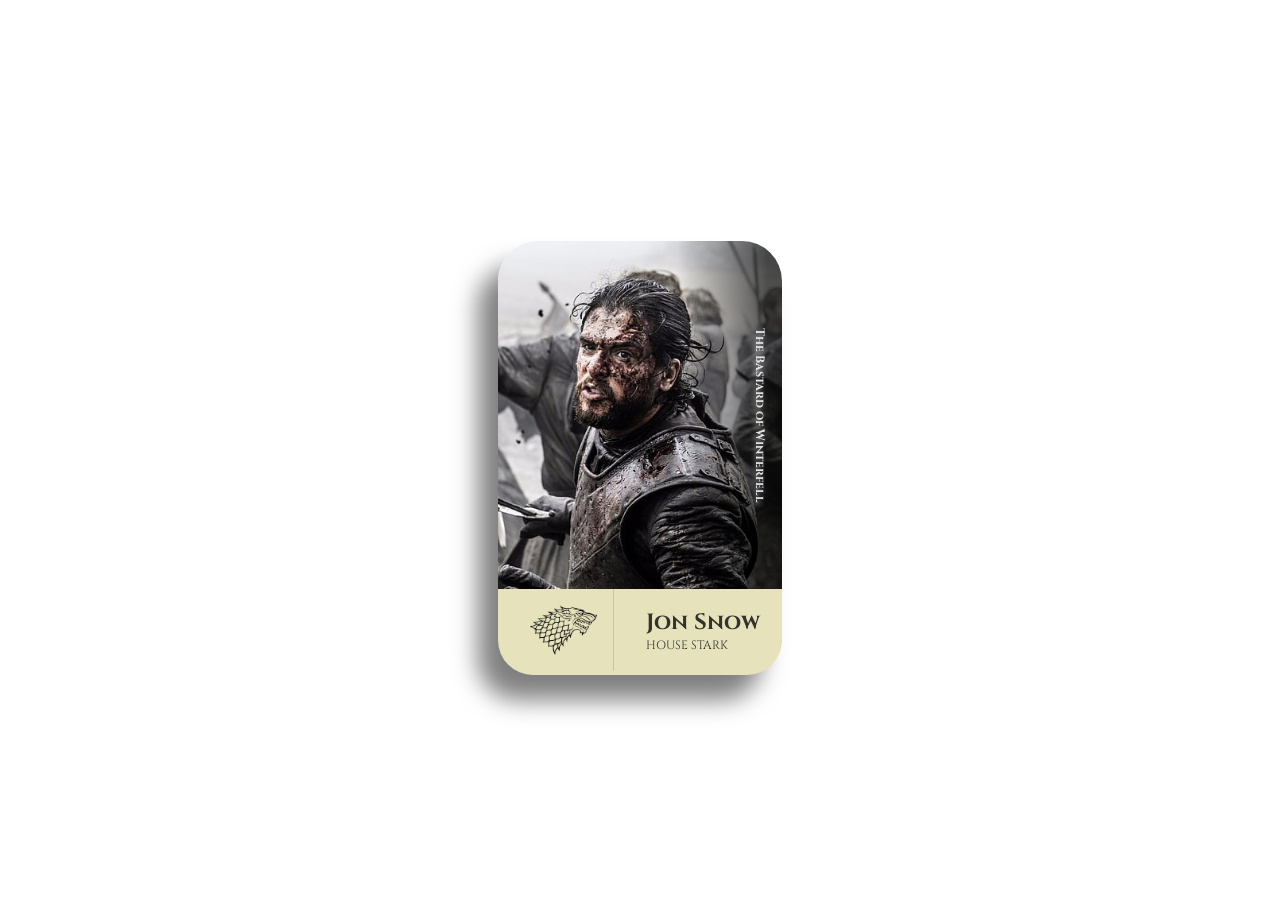
<file: card_flip.html>
<!DOCTYPE html>
<html lang="en">
<head>
    <meta charset="UTF-8">
    <meta http-equiv="X-UA-Compatible" content="IE=edge">
    <meta name="viewport" content="width=device-width, initial-scale=1.0">
    <link rel="stylesheet" href="card_flip.css">
    <title>Document</title>
</head>
<body>
    <div class="flip_container">
        <div class="card-container">

            <!--FRONT CARD-->
            
                <div class="side-container">
                    <div class="front-content">
                        <h2 class="alias">The Bastard of Winterfell</h2>
                        <div class="front-data">
                            <div class="data-left">
                                <img class="logo" src="images/starklogo.png">
                            </div>
                            <div class="data-right">
                                <h1>Jon Snow</h1>
                                <h4>HOUSE STARK</h3>
                            </div>
                        </div>
                    </div>
                </div>
            
                <!--END OF FRONT CARD-->
            
                <!--BACK CARD-->
                <div class="side-container back">
                    <div class="card-content_back">
                        <img class="card-logo_back">
                        
                        <div class="card-data_back">
                            
                        </div>
                    </div>
                </div>
                <!--END OF BACK CARD-->
            
                

            </div>
        </div>
    </div>
            


    
    

<script>
    const card = document.querySelector('.card-container');
    card.addEventListener( 'click', function() {
    card.classList.toggle('is-flipped');
    });
</script>
</body>
</html>
</file>
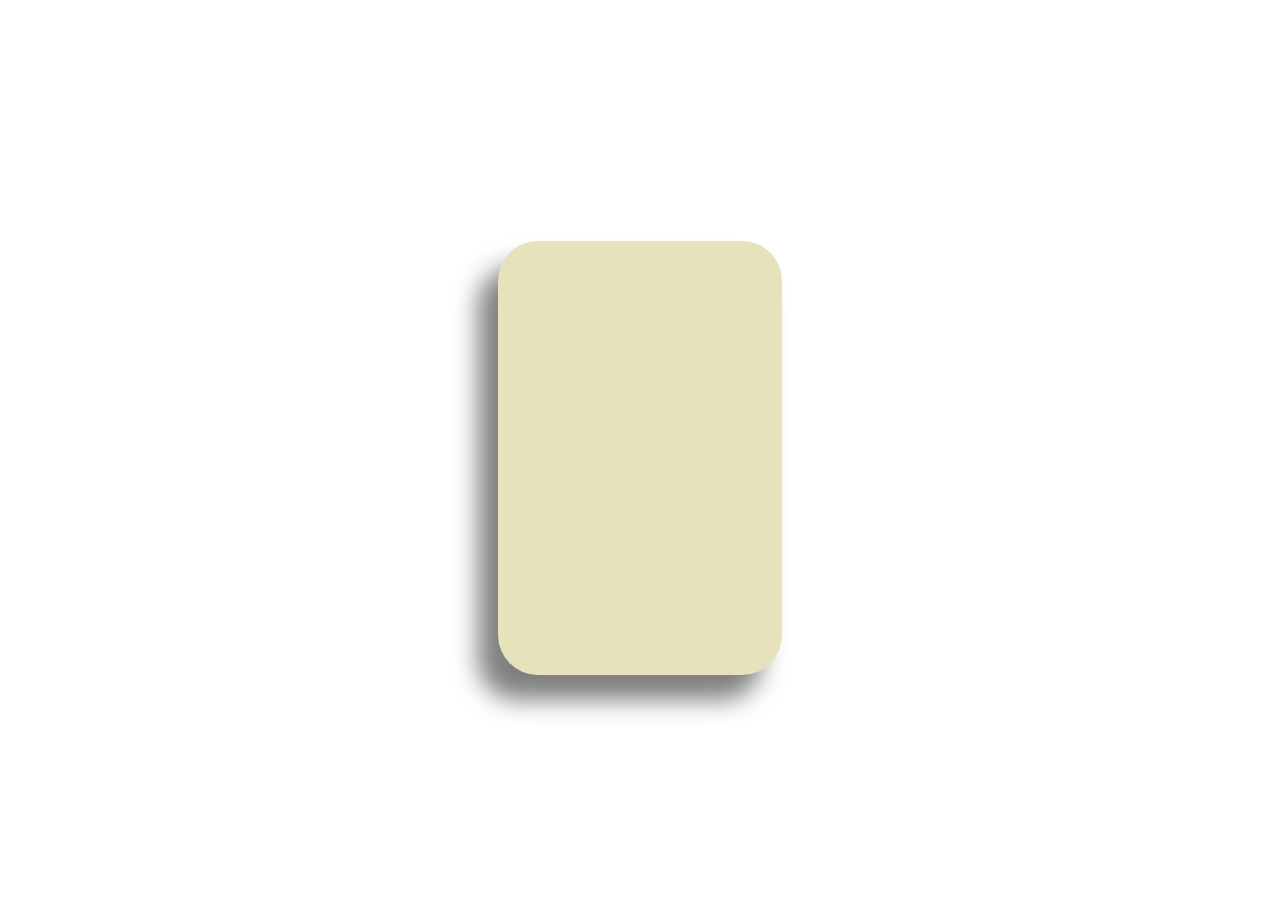
<file: card/card_back.html>
<!DOCTYPE html>
<html lang="en">
<head>
    <meta charset="UTF-8">
    <meta http-equiv="X-UA-Compatible" content="IE=edge">
    <meta name="viewport" content="width=device-width, initial-scale=1.0">
    <link rel="stylesheet" href="card_back.css">
    <title>Document</title>
</head>
<body>

            
            <div class="card-container_back">
                <div class="card-content_back">
                    <img class="card-logo_back">
                    
                    <div class="card-data_back">
                        
                    </div>
                </div>
            </div>


    
    


</body>
</html>
</file>
<file: card_flip.css>
@import url('https://fonts.googleapis.com/css2?family=Cinzel:wght@400;700&display=swap');

*,
*::before,
*::after{
    box-sizing: border-box;
}

body{
    display:grid;
    place-content: center;
    height: 100vh;
}

.flip_container{
    height:450px;
    width:300px;
    perspective:600px;
}

.card-container{
    width:100%;
    height: 100%;
    position: relative;
    transition: transform 1s;
    transform-style: preserve-3d;
}

.card-container.is-flipped {
    transform: rotateY(180deg);
  }


/*FRONT CARD*/
.side-container{
    height:100%;
    width:100%;
    position:absolute;
    backface-visibility: hidden;
    border-radius:40px;
    padding:0.5rem;
}
.front-content{
    border-radius:40px;
    display:grid;
    height:100%;
    align-items:flex-end;
    background: linear-gradient(90deg, rgba(0, 0, 0,0), rgba(0, 0, 0, 0), rgba(0, 0, 0, 0), rgba(0, 0, 0, 0.669) 95%), 
                url('images/jonsnow1.png');
    background-size:cover;
    background-position: 60% 50%;
    box-shadow: -20px 25px 24px 0px rgba(0, 0, 0, 0.5);
}
.alias{
    font-family: 'Cinzel', serif;
    font-size:12px;
    color:#e3e3e3;
    transform:  rotate(90deg);
    text-align: center;
    margin-right:-15rem;
    text-shadow: 4px 2px 5px rgba(255,255,255,0.6);
}

.front-data{
    padding:0 1rem;
    border-radius:35px;
    border-top-left-radius: 0;
    border-top-right-radius: 0;
    display:flex;
    align-items: center;
    gap:2rem;
    background-color: #E5E2BC;
    color:rgba(35, 35, 35, 0.921);
}
.logo{
    border-right:1px solid rgba(139, 139, 139, 0.334);
    padding:1rem;
    width:100px;
}
.data-right{
    font-family: 'Cinzel', serif;
}
h1{
    font-size:22px;
    margin-bottom:-1rem;
}
h4{
    font-weight: 400;
    font-size:12px;
}
/*END OF FRONT CARD*/

/*BACK CARD*/
.back{
    transform: rotateY(180deg);
}
.card-content_back{
    border-radius:40px;
    display:grid;
    height:100%;
    align-items:flex-end;
    box-shadow: -20px 25px 24px 0px rgba(0, 0, 0, 0.5);
    background-color: #E5E2BC;
}

.card-data_back{
    padding:0 1rem;
    border-radius:35px;
    border-top-left-radius: 0;
    border-top-right-radius: 0;
    display:flex;
    align-items: center;
    gap:2rem;
    background-color: #E5E2BC;
    color:rgba(35, 35, 35, 0.921);
}
/*END OF BACK CARD*/
</file>
<file: card/card_back.css>
@import url('https://fonts.googleapis.com/css2?family=Cinzel:wght@400;700&display=swap');

*,
*::before,
*::after{
    box-sizing: border-box;
}

body{
    display:grid;
    place-content: center;
    height: 100vh;
}



.card-container_back{
    height:450px;
    width:300px;
    border-radius:40px;
    padding:0.5rem;
}

.card-content_back{
    border-radius:40px;
    display:grid;
    height:100%;
    align-items:flex-end;
    box-shadow: -20px 25px 24px 0px rgba(0, 0, 0, 0.5);
    background-color: #E5E2BC;
}


.card-data_back{
    padding:0 1rem;
    border-radius:35px;
    border-top-left-radius: 0;
    border-top-right-radius: 0;
    display:flex;
    align-items: center;
    gap:2rem;
    background-color: #E5E2BC;
    color:rgba(35, 35, 35, 0.921);
}

h1{
    font-size:22px;
    margin-bottom:-1rem;
}
h4{
    font-weight: 400;
    font-size:12px;
}
</file>
